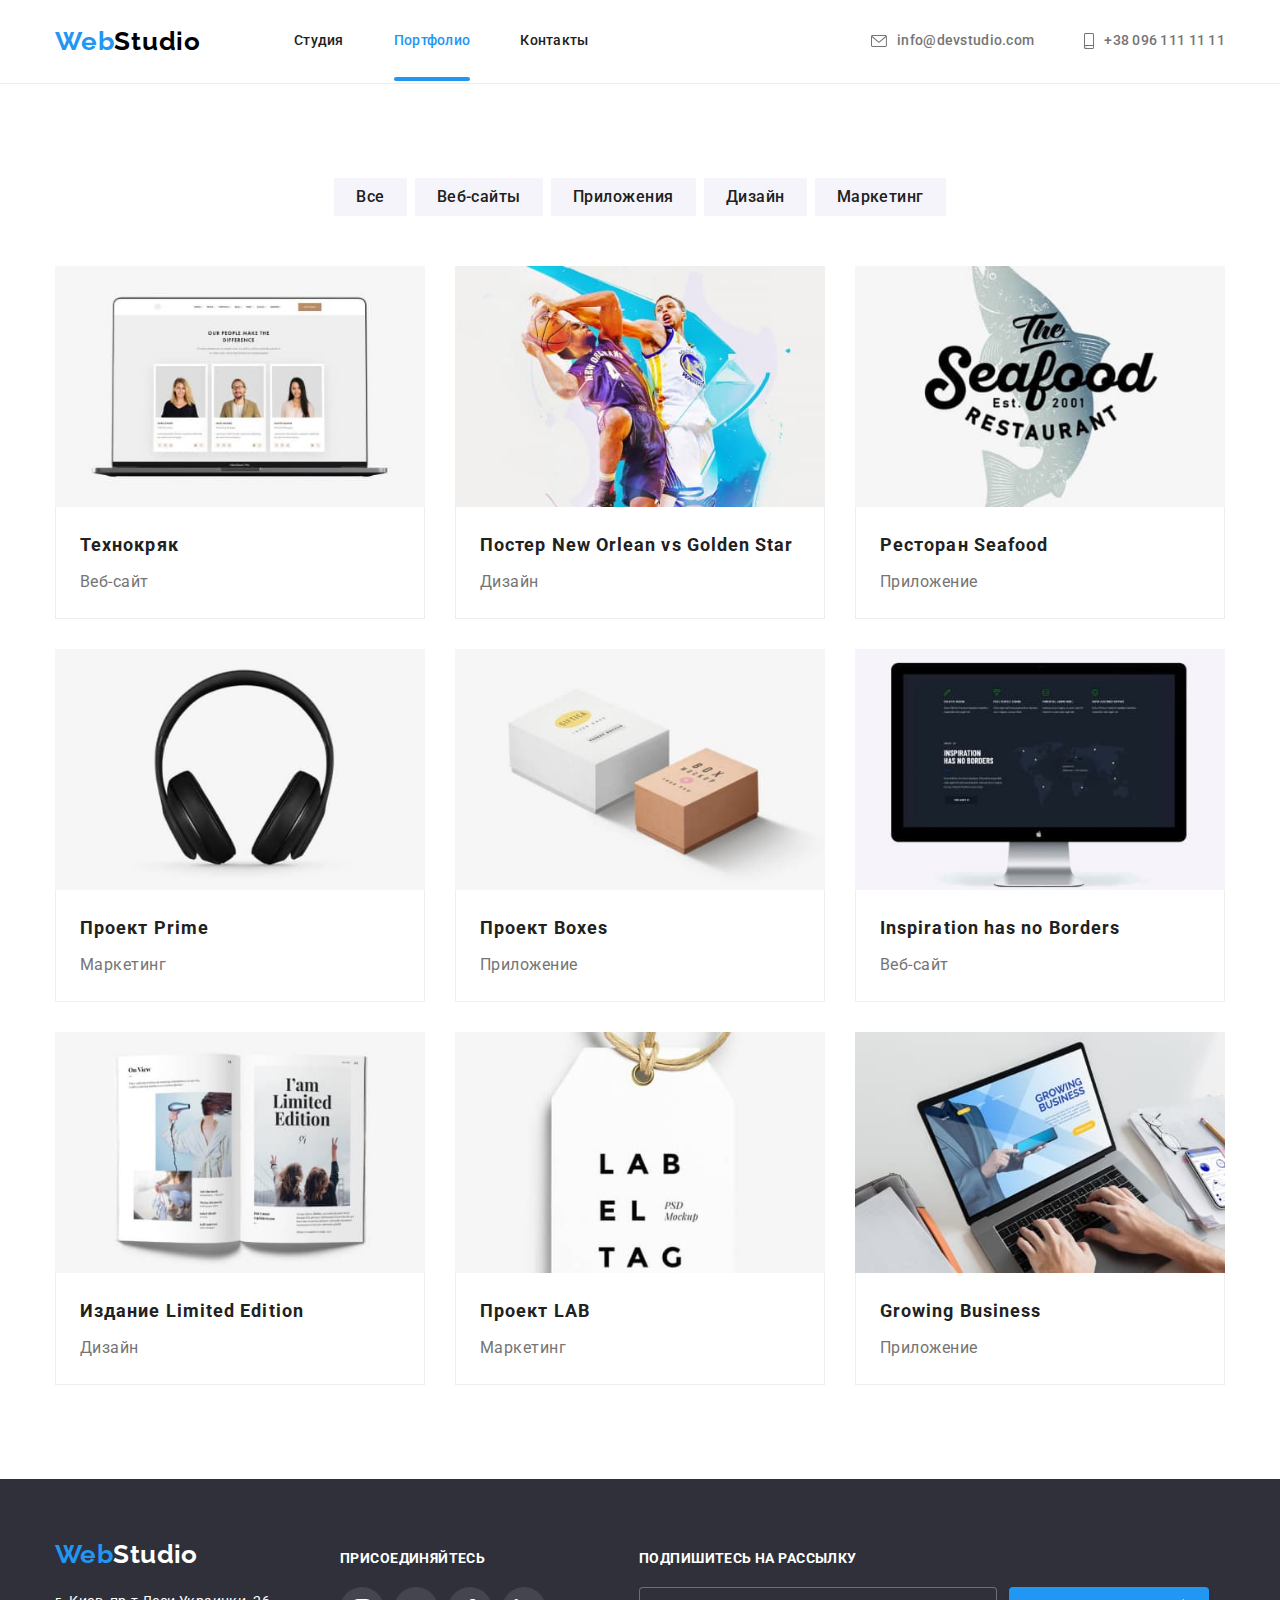
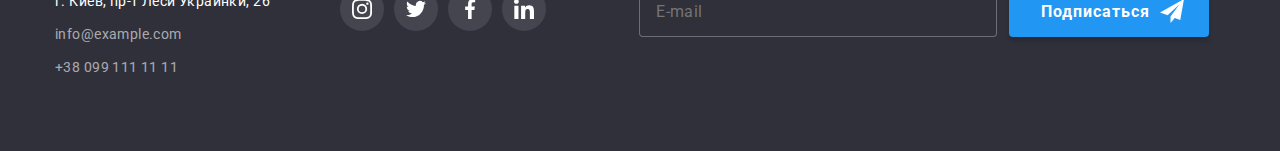
<file: portfolio.html>
<!DOCTYPE html>
<html lang="ru">
<head>
    <meta charset="UTF-8">
    <meta http-equiv="X-UA-Compatible" content="IE=edge">
    <meta name="viewport" content="width=device-width, initial-scale=1.0">
    <title>Portfolio</title>
    <link rel="preconnect" href="https://fonts.gstatic.com">
    <link href="https://fonts.googleapis.com/css2?family=Raleway:wght@700&family=Roboto:wght@400;500;700&display=swap"
    rel="stylesheet">
    <link rel="stylesheet" href="./css/main.min.css">
</head>

<body>
            <!-- Header -->
            <header class="header">
                <div class="container">
                    <div class="main-nav">
                        <nav>
                            <div class="navigation">
                                <a href="" class="navigation__logo"><span class="logo--blue">Web</span>Studio</a>
                                <button type="button" class="navigation__menu-button mobile-button__open js-open-menu">
                                    <svg width=40px height=40px aria-label="Переключатель мобильного меню">
                                        <use class="button-menu" href="./images/icons.svg#icon-menu-icon"></use>
                                    </svg>
                                </button>
                                <div class="moble-menu is-open js-menu-container" id="menu-container">
                                    <button type="button" class="navigation__menu-button mobile-button__closed js-close-menu"
                                        mobile-button__open aria-controls="menu-container">
                                        <svg width=40px height=40px aria-label="Переключатель мобильного меню">
                                            <use class="button_close" href="./images/icons.svg#icon-close-icon"></use>
                                        </svg>
                                    </button>
                                    <ul class="mobile-menu__list">
                                        <li class="mobile-menu__item"><a href="/index.html"
                                                class="mobile-menu__link">Студия</a></li>
                                        <li class="mobile-menu__item"><a href="/portfolio.html"
                                                class="mobile-menu__link mobile-menu__link--current">Портфолио</a></li>
                                        <li class="mobile-menu__item"><a href="" class="mobile-menu__link">Контакты</a></li>
                                    </ul>
                                    <div>
                                        <ul class="mobile-menu__contacts">
                                            <li><a href="tel:+380961111111" class="mobile-menu__tel">
                                                    +38 096 111 11 11</a>
                                            </li>
                                            <li><a href="info@devstudio.com" class="mobile-menu__mail">
                                                    </svg>
                                                    info@devstudio.com</a></li>
                                        </ul>
                                        <ul class="mobile-menu__social">
                                            <li class="mobile-menu__social-item"><a href=""
                                                    class="mobile-menu__socia-link">Instagram</a></li>
                                            <li class="mobile-menu__social-item"><a href=""
                                                    class="mobile-menu__socia-link">Twitter</a>
                                            </li>
                                            <li class="mobile-menu__social-item"><a href=""
                                                    class="mobile-menu__socia-link">Facebook</a>
                                            </li>
                                            <li class="mobile-menu__social-item"><a href=""
                                                    class="mobile-menu__socia-link">Linkedin</a>
                                            </li>
                                        </ul>
                                    </div>
                                </div>
                                <ul class="navigation__site-nav">
                                    <li class="navigation__item"><a href="/index.html"
                                            class="navigation__link">Студия</a></li>
                                    <li class="navigation__item"><a href="/portfolio.html" class="navigation__link navigation__link--current">Портфолио</a>
                                    </li>
                                    <li class="navigation__item"><a href="" class="navigation__link">Контакты</a></li>
                                </ul>
                            </div>
                        </nav>
                        <ul class="site-link">
                            <li class="site-link__item">
                                <a href="info@devstudio.com" class="site-link__info">
            
                                    <svg class="site-link__icons" width=16px height=12px>
                                        <use href="./images/icons.svg#icon-envelope"></use>
                                    </svg>
                                    info@devstudio.com</a>
                            </li>
                            <li class="site-link__item"><a href="tel:+380961111111" class="site-link__info">
                                    <svg class="site-link__icons" width=10px height=16px>
                                        <use href="./images/icons.svg#icon-smartphone"></use>
                                    </svg>
                                    +38 096 111 11 11</a></li>
                        </ul>
                    </div>
                </div>
            </header>
<main>
    <section class="product-section">
        <div class="container">
            <!-- Скрытый заголовок -->
        <h1 class="visually-hidden">Продукт</h1>
        <ul class="product-type">
            <li class="product-type__item"><button type="button" class="product-type__button">Все</button></li>
            <li class="product-type__item"><button type="button" class="product-type__button">Веб-сайты</button></li>
            <li class="product-type__item"><button type="button" class="product-type__button">Приложения</button></li>
            <li class="product-type__item"><button type="button" class="product-type__button">Дизайн</button></li>
            <li class="product-type__item"><button type="button" class="product-type__button">Маркетинг</button></li>
        </ul>
        <ul class="products">
            <li class="products__item">
                <div class="products__overlay">
                    <img src="./images/portfolio/laptop480.jpg" alt="Веб-сайт" srcset="./images/portfolio/laptop480.jpg 1x, ./images/portfolio/laptop4802x.jpg 2x" width=100%>
                <div class="products__textdiv">
                    <p class="products__text">
                        Технокряк это современная площадка распространения коронавируса. Компании используют эту платформу для цифрового
                        шпионажа и атак на защищённые сервера конкурентов.
                    </p>
                </div>
                </div>
                <div class="products__title-description">
                <h2 class="products__title">Технокряк</h2>
                <p class="products__description">Веб-сайт</p>
                </div>
            </li>
            <li class="products__item">
                <img src="./images/portfolio/nba480.jpg" alt="Веб-сайт"
                srcset="./images/portfolio/nba480.jpg 1x, ./images/portfolio/nba4802x.jpg 2x" width=100%>
                <div class="products__title-description">
                <h2 class="products__title">Постер New Orlean vs Golden Star</h2>
                <p class="products__description">Дизайн</p>
                </div>
            </li>
            <li class="products__item">
                <img src="./images/portfolio/seafood480.jpg" alt="Веб-сайт"
                    srcset="./images/portfolio/seafood480.jpg 1x, ./images/portfolio/seafood4802x.jpg 2x" width=100%>
                <div class="products__title-description">
                <h2 class="products__title">Ресторан Seafood</h2>
                <p class="products__description">Приложение</p>
                </div>
            </li>
            <li class="products__item">
                <img src="./images/portfolio/pods480.jpg" alt="Веб-сайт"
                    srcset="./images/portfolio/pods480.jpg 1x, ./images/portfolio/pods4802x.jpg 2x" width=100%>
                <div class="products__title-description">
                <h2 class="products__title">Проект Prime</h2>
                <p class="products__description">Маркетинг</p>
                </div>
            </li>
            <li class="products__item">
                <img src="./images/portfolio/box480.jpg" alt="Веб-сайт"
                    srcset="./images/portfolio/box480.jpg 1x, ./images/portfolio/box4802x.jpg 2x" width=100%>
                <div class="products__title-description">
                <h2 class="products__title">Проект Boxes</h2>
                <p class="products__description">Приложение</p>
                </div>
            </li>
            <li class="products__item">
                <img src="./images/portfolio/monitor480.jpg" alt="Веб-сайт"
                    srcset="./images/portfolio/monitor480.jpg 1x, ./images/portfolio/monitor4802x.jpg 2x" width=100%>
                <div class="products__title-description">
                <h2 class="products__title">Inspiration has no Borders</h2>
                <p class="products__description">Веб-сайт</p>
                </div>
            </li>
            <li class="products__item">
                <img src="./images/portfolio/book480.jpg" alt="Веб-сайт"
                    srcset="./images/portfolio/book480.jpg 1x, ./images/portfolio/book4802x.jpg 2x" width=100%>
                <div class="products__title-description">
                <h2 class="products__title">Издание Limited Edition</h2>
                <p class="products__description">Дизайн</p>
                </div>
            </li>
            <li class="products__item">
                <img src="./images/portfolio/price480.jpg" alt="Веб-сайт"
                    srcset="./images/portfolio/price480.jpg 1x, ./images/portfolio/price4802x.jpg 2x" width=100%>
                <div class="products__title-description">
                <h2 class="products__title">Проект LAB</h2>
                <p class="products__description">Маркетинг</p>
                </div>
            </li>
            <li class="products__item">
                <img src="./images/portfolio/work480.jpg" alt="Веб-сайт"
                    srcset="./images/portfolio/work480.jpg 1x, ./images/portfolio/work4802x.jpg 2x" width=100%>
                <div class="products__title-description">
                <h2 class="products__title">Growing Business</h2>
                <p class="products__description">Приложение</p>
                </div>

        </ul>
        </div>

    </section>
</main>

<!-- Footer  -->
<footer class="footer">
    <div class="footer-container">
        <div class="address-box">
            <div class="address-div">
                <a href="" class="logo-footer"><span class="logo--blue">Web</span>Studio</a>
                <address class="address">
                    <span class="address__company">г. Киев, пр-т Леси Украинки, 26</span>
                    <a href="info@example.com" class="address__link">info@example.com</a>
                    <a href="tel:+380991111111" class="address__link">+38 099 111 11 11</a>
                </address>
            </div>
            <div class="address-social">
                <p class="address-social__tittle">Присоединяйтесь</p>
                <ul class="address-social__list">
                    <li class="address-social__item">
                        <a href="" class="address-social__link">
                            <svg class="address-social__icons">
                                <use href="./images/icons.svg#icon-instagram"></use>
                            </svg>
                        </a>
                    </li>
                    <li class="address-social__item">
                        <a href="" class="address-social__link">
                            <svg class="address-social__icons">
                                <use href="./images/icons.svg#icon-twitter"></use>
                            </svg>
                        </a>
                    </li>
                    <li class="address-social__item">
                        <a href="" class="address-social__link">
                            <svg class="address-social__icons">
                                <use href="./images/icons.svg#icon-facebook"></use>
                            </svg>
                        </a>
                    </li>
                    <li class="address-social__item">
                        <a href="" class="address-social__link">
                            <svg class="address-social__icons">
                                <use href="./images/icons.svg#icon-linkedin"></use>
                            </svg>
                        </a>
                    </li>
                </ul>
            </div>
        </div>
        <form class="email-form">
            <p class="email-form__tittle">Подпишитесь на рассылку</p>
            <label class="email__label">
                <input type="email" name="email" class="email-form__link" placeholder="E-mail">
                <button class="email-form__button" type="submit">Подписаться
                    <svg class="email-form__icon" width=24px height=24px>
                        <use href="./images/icons.svg#icon-icon-send-1"></use>
                    </svg>
                </button>
            </label>
        </form>
    </div>

</footer>

<script src="./js/modal.js"></script>
<script src="./js/menu-mobile.js"></script>

</body>

</html>
</file>
<file: css/main.min.css>
/*! modern-normalize v1.1.0 | MIT License | https://github.com/sindresorhus/modern-normalize */*,::before,::after{-webkit-box-sizing:border-box;box-sizing:border-box}html{line-height:1.15;-webkit-text-size-adjust:100%;-moz-tab-size:4;-o-tab-size:4;tab-size:4}body{margin:0;font-family:system-ui,-apple-system,"Segoe UI",Roboto,Helvetica,Arial,sans-serif,"Apple Color Emoji","Segoe UI Emoji"}hr{height:0;color:inherit}abbr[title]{-webkit-text-decoration:underline dotted;text-decoration:underline dotted}b,strong{font-weight:bolder}code,kbd,samp,pre{font-family:ui-monospace, SFMono-Regular, Consolas, 'Liberation Mono', Menlo, monospace;font-size:1em}small{font-size:80%}sub,sup{font-size:75%;line-height:0;position:relative;vertical-align:baseline}sub{bottom:-0.25em}sup{top:-0.5em}table{text-indent:0;border-color:inherit}button,input,optgroup,select,textarea{font-family:inherit;font-size:100%;line-height:1.15;margin:0}button,select{text-transform:none}button,[type='button'],[type='reset'],[type='submit']{-webkit-appearance:button}::-moz-focus-inner{border-style:none;padding:0}:-moz-focusring{outline:1px dotted ButtonText}:-moz-ui-invalid{box-shadow:none}legend{padding:0}progress{vertical-align:baseline}::-webkit-inner-spin-button,::-webkit-outer-spin-button{height:auto}[type='search']{-webkit-appearance:textfield;outline-offset:-2px}::-webkit-search-decoration{-webkit-appearance:none}::-webkit-file-upload-button{-webkit-appearance:button;font:inherit}summary{display:list-item}ul{list-style:none;margin:0;padding:0}p{margin:0;padding:0}h1,h2,h3,h4,h5,h6{margin:0;padding:0;color:#212121;font-weight:500;font-size:16px;line-height:1.19;letter-spacing:0.03em}.container{margin:0 auto;padding-left:15px;padding-right:15px;width:100%}@media screen and (min-width: 480px){.container{width:480px}}@media screen and (min-width: 768px){.container{width:768px}}@media screen and (min-width: 1200px){.container{width:1200px}}.section{padding-top:94px}img{display:block}body{color:#757575;font-family:Roboto, sans-serif;font-weight:400;font-size:14px;line-height:1.71;letter-spacing:0.03em}.visually-hidden{position:absolute;clip:rect(0 0 0 0);width:1px;height:1px;margin:-1px}.form__checkox-label,.form__checkbox-text{display:-webkit-box;display:-ms-flexbox;display:flex;-webkit-box-align:center;-ms-flex-align:center;align-items:center}.form__close-button,.advantage__icons,.clients__link{display:-webkit-box;display:-ms-flexbox;display:flex;-webkit-box-align:center;-ms-flex-align:center;align-items:center;-webkit-box-pack:center;-ms-flex-pack:center;justify-content:center}.form__icons,.form__checkbox-icon,.team-social__link,.clients__link,.address-social__link,.product-type__button{-webkit-transition:250ms cubic-bezier(0.4, 0, 0.2, 1);transition:250ms cubic-bezier(0.4, 0, 0.2, 1)}.framework__title,.team__title,.clients__title{font-weight:700;font-size:36px;line-height:1.17;text-align:center;letter-spacing:0.03em;margin-bottom:50px}.modal,.form__input,.form__textarea,.products__item{-webkit-transition:-webkit-transform 250ms cubic-bezier(0.4, 0, 0.2, 1);transition:-webkit-transform 250ms cubic-bezier(0.4, 0, 0.2, 1);transition:transform 250ms cubic-bezier(0.4, 0, 0.2, 1);transition:transform 250ms cubic-bezier(0.4, 0, 0.2, 1), -webkit-transform 250ms cubic-bezier(0.4, 0, 0.2, 1)}.team-social__icon,.address-social__icons{width:20px;height:20px}.button,.form__submit-button,.email-form__button{font-weight:700;font-size:16px;line-height:1.87;letter-spacing:0.06em;cursor:pointer}.header{border-bottom:1px solid #ececec;background-color:#fff;font-weight:500;font-size:14px;line-height:1.14;letter-spacing:0.02em}@media screen and (max-width: 767px){.header{position:relative;height:60px}}@media screen and (min-width: 768px){.main-nav{display:-webkit-box;display:-ms-flexbox;display:flex;-webkit-box-align:center;-ms-flex-align:center;align-items:center}}.navigation{display:-webkit-box;display:-ms-flexbox;display:flex;-webkit-box-align:center;-ms-flex-align:center;align-items:center}@media screen and (max-width: 767px){.navigation{-webkit-box-pack:justify;-ms-flex-pack:justify;justify-content:space-between;-webkit-box-align:center;-ms-flex-align:center;align-items:center}}@media screen and (min-width: 768px){.navigation__site-nav{display:-webkit-box;display:-ms-flexbox;display:flex}}.navigation__logo{color:#000000;text-decoration:none;font-family:Raleway, sans-serif;font-weight:700;letter-spacing:0.03em;display:inline-block;padding:16px 0;font-size:24px;line-height:1.17;margin-right:93px}@media screen and (min-width: 768px){.navigation__logo{padding:26px 0}}@media screen and (min-width: 1200px){.navigation__logo{font-size:26px;line-height:1.19}}.logo--blue{color:#2196f3}.navigation__menu-button{display:-webkit-inline-box;display:-ms-inline-flexbox;display:inline-flex;margin:0;padding:0;border:none;background-color:transparent;-webkit-box-pack:justify;-ms-flex-pack:justify;justify-content:space-between;fill:currentColor}@media screen and (min-width: 768px){.navigation__menu-button{display:none}}.navigation__menu-button :hover,.navigation__menu-button :focus{fill:#2196f3}.navigation__menu-button.is-open .button-menu{display:none}.navigation__menu-button.is-open .button_close{display:block}.mobile-button__closed{position:absolute;top:10px;right:15px}.site-link{display:-webkit-box;display:-ms-flexbox;display:flex;margin-left:auto;font-weight:500;font-size:14px;line-height:1.14;letter-spacing:0.02em}@media screen and (max-width: 767px){.site-link{display:none}}@media screen and (max-width: 1199px){.site-link{display:inline-block;font-size:12px;line-height:1.17}}@media screen and (max-width: 1199px){.site-link__item:not(:last-child){margin-bottom:10px}}@media screen and (min-width: 768px){.navigation__link{position:relative;display:block;padding:32px 0;color:var(--title-text-color);text-decoration:none;-webkit-transition:250ms cubic-bezier(0.4, 0, 0.2, 1);transition:250ms cubic-bezier(0.4, 0, 0.2, 1)}}.navigation__link:hover,.navigation__link:focus{color:#2196f3}.navigation__item:not(:last-child){margin-right:50px}@media screen and (min-width: 1200px){.site-link__item:not(:last-child){margin-right:50px}}@media screen and (min-width: 768px){.navigation__link--current{color:#2196f3}.navigation__link--current::after{content:'';position:absolute;left:0;bottom:0;height:4px;width:100%;background-color:#2196f3;border-radius:2px}}.site-link__info{display:-webkit-box;display:-ms-flexbox;display:flex;-webkit-box-align:center;-ms-flex-align:center;align-items:center;color:#757575;text-decoration:none;-webkit-transition:250ms cubic-bezier(0.4, 0, 0.2, 1);transition:250ms cubic-bezier(0.4, 0, 0.2, 1)}@media screen and (max-width: 767px){.site-link__info{display:none}}@media screen and (min-width: 1200px){.site-link__info{padding:32px 0}}.site-link__info:hover,.site-link__info:focus{color:#2196f3}.site-link__icons{border:none;fill:currentColor;margin-right:10px}@media screen and (max-width: 767px){.site-link__icons{display:none}}.navigation__site-nav{color:#212121}@media screen and (max-width: 767px){.navigation__site-nav{display:none}}.hero{background-color:#2f303a;background-image:-webkit-gradient(linear, left top, right top, from(rgba(47,48,58,0.4)), to(rgba(47,48,58,0.4))),url(../images/hero-mobile.jpg);background-image:linear-gradient(to right, rgba(47,48,58,0.4), rgba(47,48,58,0.4)),url(../images/hero-mobile.jpg);background-repeat:no-repeat;height:400px;background-size:cover;background-position:center;margin-left:auto;margin-right:auto;text-align:center;padding:118px 0px}@media screen and (min-device-pixel-ratio: 2), (-webkit-min-device-pixel-ratio: 2), (min-resolution: 192dpi), (min-resolution: 2dppx){.hero{background-image:to right,rgba(47,48,58,0.4),rgba(47,48,58,0.4),url(../images/hero-mobile-x2.jpg)}}@media screen and (min-width: 480px){.hero{background-image:-webkit-gradient(linear, left top, right top, from(rgba(47,48,58,0.4)), to(rgba(47,48,58,0.4))),url(../images/mobile-tablet.jpg);background-image:linear-gradient(to right, rgba(47,48,58,0.4), rgba(47,48,58,0.4)),url(../images/mobile-tablet.jpg);max-width:480px;height:400px}}@media screen and (min-width: 480px) and (min-device-pixel-ratio: 2), screen and (min-width: 480px) and (-webkit-min-device-pixel-ratio: 2), screen and (min-width: 480px) and (min-resolution: 192dpi), screen and (min-width: 480px) and (-webkit-min-device-pixel-ratio: 2) and (min-width: 480px), screen and (min-width: 480px) and (min-resolution: 2dppx) and (min-width: 480px){.hero{background-image:-webkit-gradient(linear, left top, right top, from(rgba(47,48,58,0.4)), to(rgba(47,48,58,0.4))),url(../images/hero-mobile-x2.jpg);background-image:linear-gradient(to right, rgba(47,48,58,0.4), rgba(47,48,58,0.4)),url(../images/hero-mobile-x2.jpg)}}@media screen and (min-width: 768px){.hero{background-image:-webkit-gradient(linear, left top, right top, from(rgba(47,48,58,0.4)), to(rgba(47,48,58,0.4))),url(../images/hero-tablet.jpg);background-image:linear-gradient(to right, rgba(47,48,58,0.4), rgba(47,48,58,0.4)),url(../images/hero-tablet.jpg);max-width:768px;height:400px}}@media screen and (min-width: 768px) and (min-device-pixel-ratio: 2), screen and (min-width: 768px) and (-webkit-min-device-pixel-ratio: 2), screen and (min-width: 768px) and (min-resolution: 192dpi), screen and (min-width: 768px) and (-webkit-min-device-pixel-ratio: 2) and (min-width: 768px), screen and (min-width: 768px) and (min-resolution: 2dppx) and (min-width: 768px){.hero{background-image:-webkit-gradient(linear, left top, right top, from(rgba(47,48,58,0.4)), to(rgba(47,48,58,0.4))),url(../images/hero-tablet-x2.jpg);background-image:linear-gradient(to right, rgba(47,48,58,0.4), rgba(47,48,58,0.4)),url(../images/hero-tablet-x2.jpg)}}@media screen and (min-width: 1200px){.hero{background-image:-webkit-gradient(linear, left top, right top, from(rgba(47,48,58,0.4)), to(rgba(47,48,58,0.4))),url(../images/hero-desk.jpg);background-image:linear-gradient(to right, rgba(47,48,58,0.4), rgba(47,48,58,0.4)),url(../images/hero-desk.jpg);max-width:1600px;height:600px;padding:200px 0}}@media screen and (min-width: 1200px) and (min-device-pixel-ratio: 2), screen and (min-width: 1200px) and (-webkit-min-device-pixel-ratio: 2), screen and (min-width: 1200px) and (min-resolution: 192dpi), screen and (min-width: 1200px) and (-webkit-min-device-pixel-ratio: 2) and (min-width: 1200px), screen and (min-width: 1200px) and (min-resolution: 2dppx) and (min-width: 1200px){.hero{background-image:-webkit-gradient(linear, left top, right top, from(rgba(47,48,58,0.4)), to(rgba(47,48,58,0.4))),url(../images/hero-desk-x2.jpg);background-image:linear-gradient(to right, rgba(47,48,58,0.4), rgba(47,48,58,0.4)),url(../images/hero-desk-x2.jpg)}}.hero__title{display:inline-block;color:#fff;max-width:360px;margin-top:0;margin-bottom:30px;font-weight:900;font-size:26px;line-height:1.6;letter-spacing:0.06em;text-transform:uppercase}@media screen and (min-width: 1200px){.hero__title{max-width:696px;font-size:44px;line-height:1.37}}.button{min-width:200px;padding:10px 32px;border:transparent;border-radius:4px;background-color:#2196f3;color:#fff}.backdrop{position:fixed;width:100%;height:100%;background-color:rgba(0,0,0,0.2);top:0;left:0;z-index:1;opacity:1;-webkit-transition:opacity 250ms cubic-bezier(0.4, 0, 0.2, 1);transition:opacity 250ms cubic-bezier(0.4, 0, 0.2, 1)}.backdrop--is-hidden{opacity:0;pointer-events:none}.modal{position:absolute;max-width:318px;max-height:100%;background-color:#fff;border-radius:4px;top:50%;left:50%;-webkit-transform:translate(-50%, -50%);transform:translate(-50%, -50%)}@media screen and (min-width: 480px){.modal{max-width:450px}}@media screen and (min-width: 1200px){.modal{max-width:528px}}.backdrop--is-hidden .modal{-webkit-transform:translate(-50%, -50%) scale(1.1);transform:translate(-50%, -50%) scale(1.1)}.form{display:-webkit-box;display:-ms-flexbox;display:flex;-webkit-box-orient:vertical;-webkit-box-direction:normal;-ms-flex-direction:column;flex-direction:column;padding:0 40px}.form__label{position:relative;display:-webkit-box;display:-ms-flexbox;display:flex;-webkit-box-pack:start;-ms-flex-pack:start;justify-content:flex-start;-webkit-box-align:center;-ms-flex-align:center;align-items:center;-webkit-box-orient:vertical;-webkit-box-direction:normal;-ms-flex-direction:column;flex-direction:column}.form__label-name{position:absolute;top:0;left:-15px;-webkit-transform:translateY(-15px);transform:translateY(-15px);font-size:12px;line-height:1.17;margin-bottom:4px;letter-spacing:0.01em;color:#757575}@media screen and (min-width: 480px){.form__label-name{top:0;left:0}}.form__icons{position:absolute;-webkit-transform:translate(50%, 60%);transform:translate(50%, 60%);top:0;left:-20px}@media screen and (min-width: 480px){.form__icons{top:0;left:0}}.form__tittle--bold{font-weight:700;font-size:20px;line-height:1.12;text-align:center;letter-spacing:0.03em;color:#212121;margin-top:40px;margin-bottom:30px}@media screen and (max-width: 1199px){.form__tittle--bold{line-height:1.5}}.form__input{width:280px;height:40px;border:1px solid rgba(33,33,33,0.2);border-radius:4px;padding-left:40px;margin-bottom:28px}@media screen and (min-width: 480px){.form__input{width:370px}}@media screen and (min-width: 1200px){.form__input{width:448px}}.form__label:focus-within>.form__icons,.form__label:focus-within>.form__input,.form__label:focus-within>.form__textarea{fill:#2196f3;outline:none;border-color:#2196f3}.form__textarea{width:280px;resize:none;height:120px;padding-left:12px;padding-top:10px;border:1px solid rgba(33,33,33,0.2);border-radius:4px;margin-bottom:20px}@media screen and (min-width: 480px){.form__textarea{width:370px}}@media screen and (min-width: 1200px){.form__textarea{width:448px}}.form__textarea::-webkit-input-placeholder{color:rgba(0,0,0,0.2);font-size:16px;line-height:1.25}.form__textarea:-ms-input-placeholder{color:rgba(0,0,0,0.2);font-size:16px;line-height:1.25}.form__textarea::-ms-input-placeholder{color:rgba(0,0,0,0.2);font-size:16px;line-height:1.25}.form__textarea::placeholder{color:rgba(0,0,0,0.2);font-size:16px;line-height:1.25}@media screen and (max-width: 1199px){.form__textarea::-webkit-input-placeholder{font-size:14px;line-height:1.14;letter-spacing:0.01em}.form__textarea:-ms-input-placeholder{font-size:14px;line-height:1.14;letter-spacing:0.01em}.form__textarea::-ms-input-placeholder{font-size:14px;line-height:1.14;letter-spacing:0.01em}.form__textarea::placeholder{font-size:14px;line-height:1.14;letter-spacing:0.01em}}.form__checkbox{position:absolute;clip:rect(0 0 0 0);width:1px;height:1px;margin:-1px}.form__checkbox-text{font-size:14px;line-height:1.7;letter-spacing:0.03em;margin-left:32px;color:#757575;margin-bottom:30px}@media screen and (max-width: 1199px){.form__checkbox-text{margin-left:25px;font-size:12px;line-height:1.17}}.form__checkbox:checked+.form__checkbox-text .form__checkbox-icon{border-color:transparent;background-image:url("../images/icon-check.svg");background-size:contain;background-origin:border-box;background-color:#2196f3}.form__checkbox-link{padding-left:3px;text-decoration:underline;color:#2196f3;margin-left:0}.form__checkbox-icon{position:absolute;left:52px;width:16px;height:15px;border:2px solid #212121;border-radius:4px;background-color:#fff}@media screen and (max-width: 1199px){.form__checkbox-icon{left:40px}}.form__submit-button{width:200px;margin:10px 32px;padding:10px 32px;border:transparent;border-radius:4px;margin-left:auto;margin-right:auto;background-color:#2196f3;color:#fff}.form__close-button{position:absolute;right:7px;top:7px;width:30px;height:30px;fill:#000000;background-color:#ffffff;border:1px solid rgba(0,0,0,0.1);border-radius:50px;cursor:pointer}.form__close-button:hover,.form__close-button:focus{fill:#2196f3}.advantage-section{background-color:#fff;padding-top:94px}@media screen and (max-width: 1199px){.advantage-section{padding:60px 0}}@media screen and (min-width: 768px){.advantage{display:-ms-grid;display:grid;-ms-grid-columns:(1fr)[2];grid-template-columns:repeat(2, 1fr);gap:30px}}@media screen and (min-width: 1200px){.advantage{display:-ms-grid;display:grid;-ms-grid-columns:(1fr)[4];grid-template-columns:repeat(4, 1fr);gap:30px}}.advantage__list{margin-left:auto;margin-right:auto;width:100%}@media screen and (max-width: 767px){.advantage__list:not(:last-child){margin-bottom:30px}}.advantage__title{font-weight:700;font-size:14px;line-height:1.14;letter-spacing:0.03em;text-transform:uppercase;margin-bottom:10px;text-align:start}@media screen and (max-width: 767px){.advantage__title{text-align:center}}.advantage__icons{height:120px;margin-bottom:30px;background-color:#f5f4fa}@media screen and (min-width: 480px){.advantage__icons{margin-left:auto;margin-right:auto;width:100%}}.framework{padding:94px 0}@media screen and (max-width: 1199px){.framework{display:none}}.framework__list{display:-webkit-box;display:-ms-flexbox;display:flex;z-index:2}.framework__item:not(:last-child){margin-right:30px}.framework__overlay{position:relative;overflow:hidden}.framework__description{position:absolute;bottom:0;left:0;width:100%;height:70px;background-color:rgba(47,48,58,0.8)}.framework__text{color:#fff;font-weight:700;font-size:14px;line-height:1.14;text-align:center;letter-spacing:0.03em;text-transform:uppercase;padding-top:27px;padding-bottom:27px}@media screen and (min-width: 480px){.team__title{font-size:28px;line-height:1.18;margin-bottom:30px}}@media screen and (min-width: 1200px){.team__title{font-size:36px;line-height:1.17;margin-bottom:50px}}.team{background-color:#f5f4fa;padding:94px 0}@media screen and (max-width: 1199px){.team{padding:60px 0}}.team__desctiption{font-size:16px;line-height:1.19;letter-spacing:0.03em}@media screen and (min-width: 768px){.team__list{display:-ms-grid;display:grid;-ms-grid-columns:(1fr)[2];grid-template-columns:repeat(2, 1fr);gap:30px}}@media screen and (min-width: 1200px){.team__list{display:-ms-grid;display:grid;-ms-grid-columns:(1fr)[4];grid-template-columns:repeat(4, 1fr);gap:30px}}.team__box{width:100%;background-color:#fff;border-radius:0px 0px 4px 4px;-webkit-box-shadow:0px 1px 3px rgba(0,0,0,0.12),0px 1px 1px rgba(0,0,0,0.14),0px 2px 1px rgba(0,0,0,0.2);box-shadow:0px 1px 3px rgba(0,0,0,0.12),0px 1px 1px rgba(0,0,0,0.14),0px 2px 1px rgba(0,0,0,0.2)}@media screen and (max-width: 767px){.team__box:not(:last-child){margin-bottom:30px}}.team__image-description{padding-top:30px;padding-bottom:16px;text-align:center}.team__name{margin-bottom:10px}.team-social{padding-left:12px;padding-right:12px;padding-bottom:24px}@media screen and (min-width: 768px){.team-social{padding-right:32px;padding-left:32px;padding-bottom:30px}}.team-social__list{display:-webkit-box;display:-ms-flexbox;display:flex;-webkit-box-pack:center;-ms-flex-pack:center;justify-content:center}.team-social__item:not(:last-child){margin-right:10px}.team-social__link{display:-webkit-inline-box;display:-ms-inline-flexbox;display:inline-flex;padding:12px 12px;fill:#afb1b8}.team-social__link:hover,.team-social__link:focus{fill:#fff;background-color:#2196f3;border-radius:50%}.clients__section{padding:94px 0}@media screen and (max-width: 1199px){.clients__section{padding:60px 0}}@media screen and (min-width: 480px){.clients__list{display:-ms-grid;display:grid;-ms-grid-columns:(1fr)[2];grid-template-columns:repeat(2, 1fr);gap:30px}}@media screen and (min-width: 768px){.clients__list{display:-ms-grid;display:grid;-ms-grid-columns:(1fr)[3];grid-template-columns:repeat(3, 1fr);gap:30px}}@media screen and (min-width: 1200px){.clients__list{display:-ms-grid;display:grid;-ms-grid-columns:(1fr)[6];grid-template-columns:repeat(6, 1fr);gap:30px}}.clients__item{width:100%;display:-webkit-box;display:-ms-flexbox;display:flex;height:92px}.clients__link{width:100%;height:100%;fill:#afb1b8;border:1px solid;border-color:#afb1b8;border-radius:4px}.clients__link:hover,.clients__link:focus{fill:#2196f3;border-color:#2196f3}@media screen and (min-width: 480px){.clients__title{font-size:28px;line-height:1.18;margin-bottom:30px}}@media screen and (min-width: 480px) and (min-width: 1200px){.clients__title{font-size:36px;line-height:1.17;margin-bottom:50px}}.footer{background-color:#2f303a;padding:60px 0;list-style:none}.footer-container{margin:0 auto;padding-left:15px;padding-right:15px;width:100%}@media screen and (max-width: 1199px){.footer-container{text-align:center}}@media screen and (min-width: 480px){.footer-container{width:480px}}@media screen and (min-width: 768px){.footer-container{width:768px}}@media screen and (min-width: 1200px){.footer-container{display:-webkit-box;display:-ms-flexbox;display:flex;-webkit-box-align:baseline;-ms-flex-align:baseline;align-items:baseline;width:1200px}}@media screen and (min-width: 768px){.address-box{display:-webkit-box;display:-ms-flexbox;display:flex;-webkit-box-align:baseline;-ms-flex-align:baseline;align-items:baseline}}@media screen and (min-width: 768px) and (max-width: 1199px){.address-box{-webkit-box-pack:space-evenly;-ms-flex-pack:space-evenly;justify-content:space-evenly}}.address-div{display:inline-block}@media screen and (max-width: 1199px){.address-div{margin-bottom:60px}}.logo-footer{display:block;margin-bottom:20px;color:#fff;text-decoration:none;font-family:Raleway, sans-serif;font-weight:700;font-size:24px;line-height:1.17}@media screen and (min-width: 1200px){.logo-footer{font-size:26px;line-height:1.19;text-align:start}}.address__company{display:block;margin-bottom:9px;color:#fff;font-style:normal}.address__link{display:block;color:rgba(255,255,255,0.6);text-decoration:none;font-style:normal}.address__link:not(:last-child){margin-bottom:9px}@media screen and (min-width: 768px){.address-social{margin-left:70px}}@media screen and (min-width: 1200px){.address-social{text-align:start}}.address-social__tittle{font-weight:700;font-size:14px;line-height:1.14;line-height:1.14;letter-spacing:0.03em;text-transform:uppercase;color:#fff;padding-bottom:20px}.address-social__icons{width:20px;height:20px}.address-social__list{display:-webkit-box;display:-ms-flexbox;display:flex;-webkit-box-pack:center;-ms-flex-pack:center;justify-content:center;margin-bottom:60px}.address-social__link{width:44px;height:44px;padding:12px 12px;display:-webkit-inline-box;display:-ms-inline-flexbox;display:inline-flex;fill:#fff;border-radius:50%;background-color:rgba(255,255,255,0.1)}.address-social__link:hover,.address-social__link:focus{fill:#fff;background-color:#2196f3;border-radius:50%}.address-social__item:not(:last-child){margin-right:10px}@media screen and (min-width: 1200px){.email-form{margin-left:93px}}.email-form__tittle{font-weight:700;font-size:14px;line-height:1.14;line-height:1.14;letter-spacing:0.03em;text-transform:uppercase;color:#fff;padding-bottom:20px}@media screen and (min-width: 1200px){.email-form__tittle{text-align:start}}.email-form__link{background-color:#2f303a;width:358px;height:50px;border:1px solid rgba(255,255,255,0.3);border-radius:4px;font-weight:400;font-size:16px;line-height:1.13;letter-spacing:0.03em;color:rgba(255,255,255,0.6);padding-left:16px}@media screen and (max-width: 1199px){.email-form__link{width:450px}}@media screen and (max-width: 479px){.email-form__link{width:290px}}.email-form__link:focus{outline:none;border-color:#2196f3}.email-form__button{background-color:#2196f3;min-width:200px;height:50px;padding:10px 32px;border:transparent;border-radius:4px;background-color:#2196f3;color:#fff;-webkit-box-shadow:0px 4px 4px rgba(0,0,0,0.15);box-shadow:0px 4px 4px rgba(0,0,0,0.15);text-align:start}@media screen and (max-width: 1199px){.email-form__button{margin-top:20px}}@media screen and (min-width: 1200px){.email-form__button{margin-left:12px}}.email__label{position:relative}@media screen and (min-width: 768px){.email__label{display:-webkit-inline-box;display:-ms-inline-flexbox;display:inline-flex}}@media screen and (min-width: 768px) and (max-width: 1199px){.email__label{-webkit-box-orient:vertical;-webkit-box-direction:normal;-ms-flex-direction:column;flex-direction:column;-webkit-box-align:center;-ms-flex-align:center;align-items:center}}.email-form__icon{position:absolute;top:55px;right:28px;-webkit-transform:translateY(50%);transform:translateY(50%)}@media screen and (min-width: 480px){.email-form__icon{top:55px;right:28px;-webkit-transform:translateY(50%);transform:translateY(50%)}}@media screen and (min-width: 768px){.email-form__icon{top:72px;right:150px;-webkit-transform:translateY(50%);transform:translateY(50%)}}@media screen and (min-width: 1200px){.email-form__icon{top:0;right:25px;-webkit-transform:translateY(50%);transform:translateY(50%)}}.product-section{background-color:#fff;padding:94px 0}@media screen and (max-width: 1199px){.product-section{padding:60px 0}}.product-type{display:-webkit-box;display:-ms-flexbox;display:flex;-webkit-box-pack:center;-ms-flex-pack:center;justify-content:center}@media screen and (max-width: 767px){.product-type{-ms-flex-wrap:wrap;flex-wrap:wrap;-webkit-box-pack:start;-ms-flex-pack:start;justify-content:start;margin-bottom:40px}}@media screen and (min-width: 768px){.product-type{margin-bottom:30px}}@media screen and (min-width: 1200px){.product-type{margin-bottom:50px}}.product-type__item:not(:last-child){margin-right:8px}@media screen and (max-width: 767px){.product-type__item:not(:last-child){margin-bottom:15px}}.product-type__button{font-weight:500;font-size:16px;line-height:1.6;letter-spacing:0.03em;color:#212121;background-color:#f5f4fa;border:none;padding:6px 22px}.product-type__button:hover,.product-type__button:focus{color:#fff;background-color:#2196f3;font-weight:500;font-size:16px;line-height:1.6;letter-spacing:0.03em;cursor:pointer;-webkit-box-shadow:0px 3px 1px rgba(0,0,0,0.1),0px 1px 2px rgba(0,0,0,0.08),0px 2px 2px rgba(0,0,0,0.12);box-shadow:0px 3px 1px rgba(0,0,0,0.1),0px 1px 2px rgba(0,0,0,0.08),0px 2px 2px rgba(0,0,0,0.12)}@media screen and (min-width: 480px){.products{margin-left:auto;margin-right:auto}}@media screen and (min-width: 768px){.products{display:-ms-grid;display:grid;-ms-grid-columns:(2fr)[2];grid-template-columns:repeat(2, 2fr);gap:30px}}@media screen and (min-width: 1200px){.products{display:-ms-grid;display:grid;-ms-grid-columns:(3fr)[3];grid-template-columns:repeat(3, 3fr);gap:30px}}@media screen and (max-width: 767px){.products__item:not(:last-child){margin-bottom:30px}}.products__title{font-weight:700;font-size:18px;line-height:2;letter-spacing:0.06em;margin-bottom:4px}.products__description{font-weight:400;font-size:16px;line-height:1.9;letter-spacing:0.03em}.products__title-description{padding:20px 24px;border-left:1px solid #eeeeee;border-right:1px solid #eeeeee;border-bottom:1px solid #eeeeee}.products__item{width:100%}.products__item:hover,.products__item:focus{-webkit-box-shadow:0px 1px 1px rgba(0,0,0,0.12),0px 4px 4px rgba(0,0,0,0.06),1px 4px 6px rgba(0,0,0,0.16);box-shadow:0px 1px 1px rgba(0,0,0,0.12),0px 4px 4px rgba(0,0,0,0.06),1px 4px 6px rgba(0,0,0,0.16);cursor:pointer}.products__overlay{position:relative;overflow:hidden}.products__textdiv{position:absolute;width:100%;height:100%;top:0;left:0;padding:63px 24px;background-color:rgba(33,150,243,0.9);-webkit-transform:translateY(100%);transform:translateY(100%);opacity:0;-webkit-transition:opacity 250ms cubic-bezier(0.4, 0, 0.2, 1),-webkit-transform 250ms cubic-bezier(0.4, 0, 0.2, 1);transition:opacity 250ms cubic-bezier(0.4, 0, 0.2, 1),-webkit-transform 250ms cubic-bezier(0.4, 0, 0.2, 1);transition:transform 250ms cubic-bezier(0.4, 0, 0.2, 1),opacity 250ms cubic-bezier(0.4, 0, 0.2, 1);transition:transform 250ms cubic-bezier(0.4, 0, 0.2, 1),opacity 250ms cubic-bezier(0.4, 0, 0.2, 1),-webkit-transform 250ms cubic-bezier(0.4, 0, 0.2, 1)}.products__item:hover .products__textdiv,.products__item:focus .products__textdiv{-webkit-transform:translateY(0);transform:translateY(0);opacity:1;cursor:pointer}.products__text{color:#fff;font-size:18px;line-height:1.56}.moble-menu{position:absolute;top:0;left:0;width:100vw;height:100vh;background-color:#fff;-webkit-box-shadow:0px 4px 8px rgba(0,0,0,0.04),0px 2px 4px rgba(0,0,0,0.08),0px 1px 3px rgba(0,0,0,0.16);box-shadow:0px 4px 8px rgba(0,0,0,0.04),0px 2px 4px rgba(0,0,0,0.08),0px 1px 3px rgba(0,0,0,0.16);-webkit-transform:translateY(0);transform:translateY(0);-webkit-transition:-webkit-transform 250ms cubic-bezier(0.4, 0, 0.2, 1);transition:-webkit-transform 250ms cubic-bezier(0.4, 0, 0.2, 1);transition:transform 250ms cubic-bezier(0.4, 0, 0.2, 1);transition:transform 250ms cubic-bezier(0.4, 0, 0.2, 1), -webkit-transform 250ms cubic-bezier(0.4, 0, 0.2, 1);display:-webkit-box;display:-ms-flexbox;display:flex;-webkit-box-orient:vertical;-webkit-box-direction:normal;-ms-flex-direction:column;flex-direction:column;padding:20px 40px;z-index:999;-webkit-box-pack:justify;-ms-flex-pack:justify;justify-content:space-between}@media screen and (min-width: 480px){.moble-menu{padding:48px 40px}}@media screen and (min-width: 768px){.moble-menu{display:none}}.moble-menu.is-open{-webkit-transform:translateY(-160%);transform:translateY(-160%)}.mobile-menu__item{font-weight:500;font-size:30px;line-height:1.18;letter-spacing:0.02em;color:#212121}.mobile-menu__item:not(:last-child){margin-bottom:32px}.mobile-menu__item:hover,.mobile-menu__item:focus{color:#2196f3}@media screen and (min-width: 480px){.mobile-menu__item{font-size:40px}}.mobile-menu__link{text-decoration:none;color:#212121}.mobile-menu__link:hover,.mobile-menu__link:focus{color:#2196f3}.mobile-menu__link--current{color:#2196f3}.mobile-menu__contacts{margin-bottom:64px}.mobile-menu__tel{display:inline-block;text-decoration:none;font-weight:500;font-size:28px;line-height:1.18;color:#2196f3;letter-spacing:0.02em;margin-bottom:32px}@media screen and (min-width: 480px){.mobile-menu__tel{font-size:34px}}.mobile-menu__mail{text-decoration:none;font-weight:500;font-size:24px;line-height:1.17;letter-spacing:0.02em;color:#757575}.mobile-menu__social{display:-webkit-box;display:-ms-flexbox;display:flex}.mobile-menu__social-item{display:-webkit-box;display:-ms-flexbox;display:flex;font-weight:500;font-size:14px;line-height:1.2;letter-spacing:0.02em;padding:0 2px}@media screen and (min-width: 480px){.mobile-menu__social-item{padding:0 10px;font-size:18px}}.mobile-menu__social-item:not(:last-child){border-right:1px solid rgba(33,33,33,0.2)}.mobile-menu__socia-link{display:-webkit-inline-box;display:-ms-inline-flexbox;display:inline-flex;text-decoration:none;color:#2196f3}
/*# sourceMappingURL=main.min.css.map */
</file>
